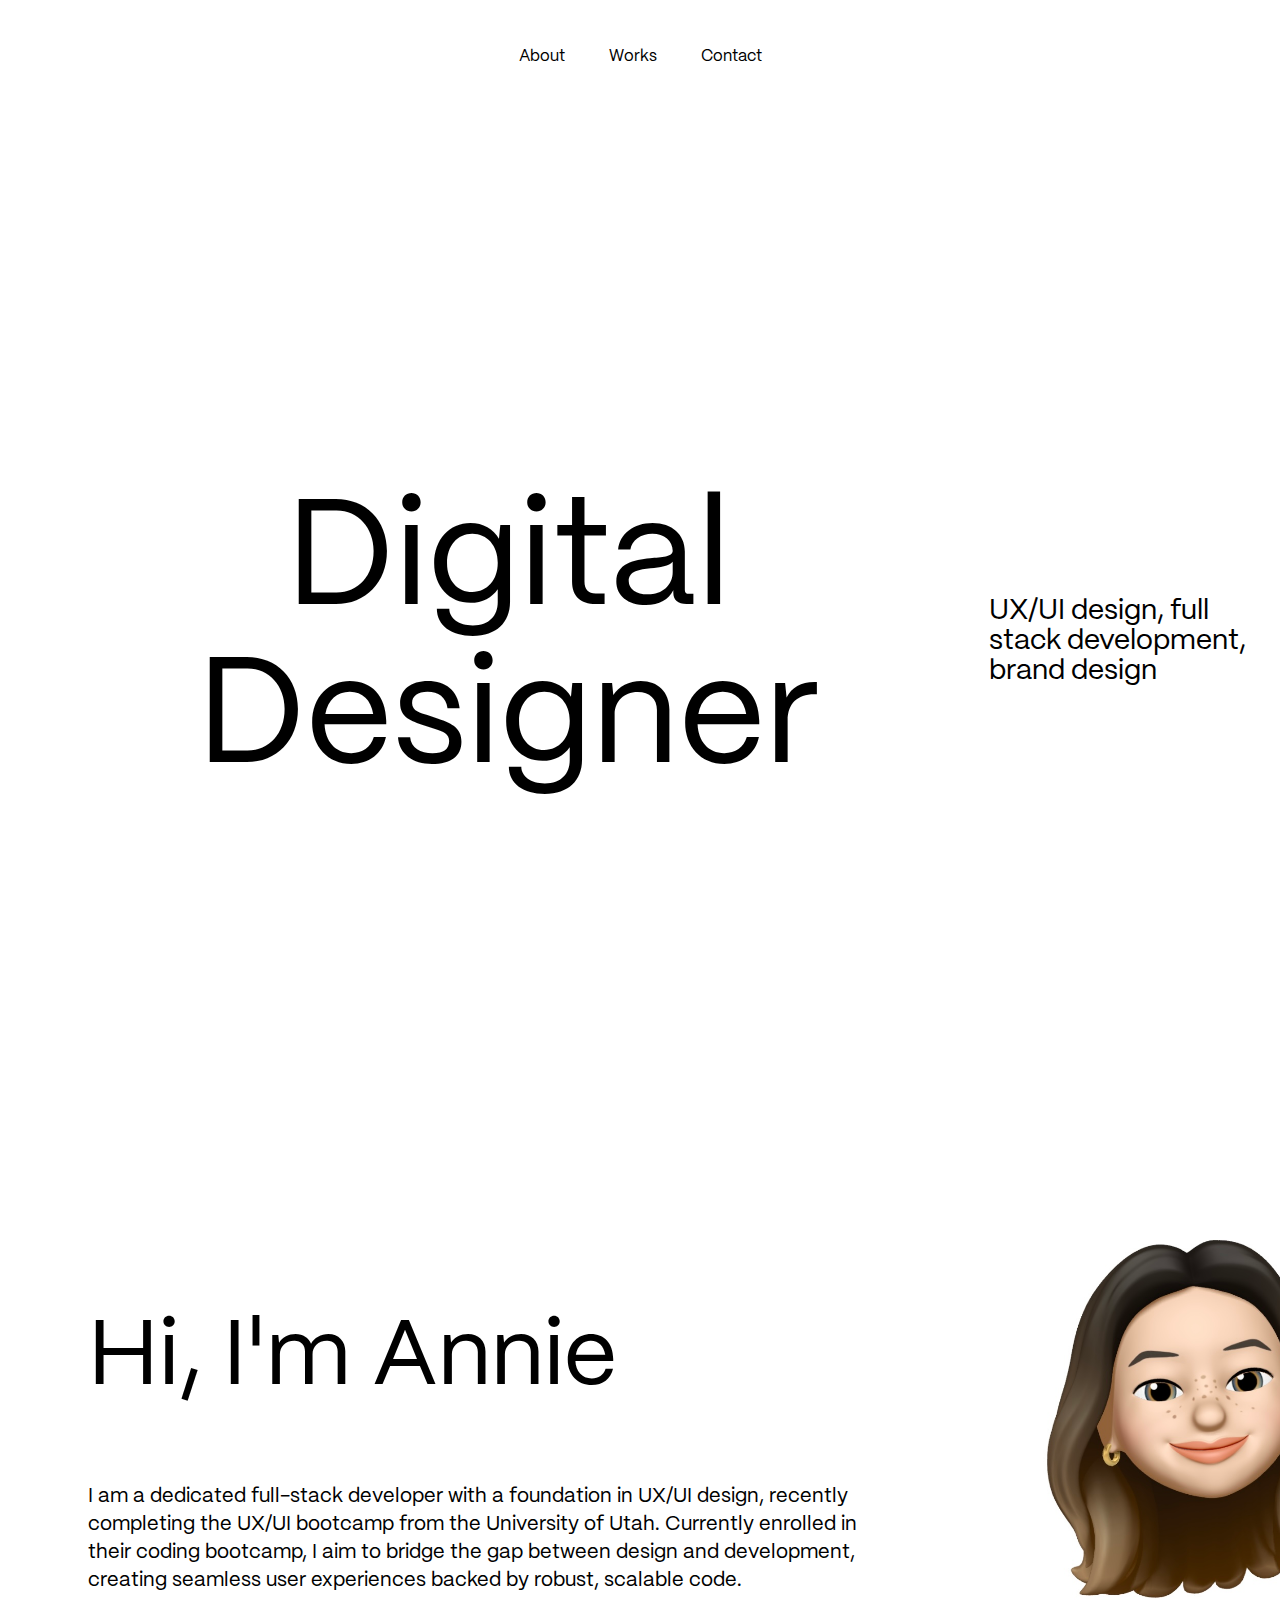
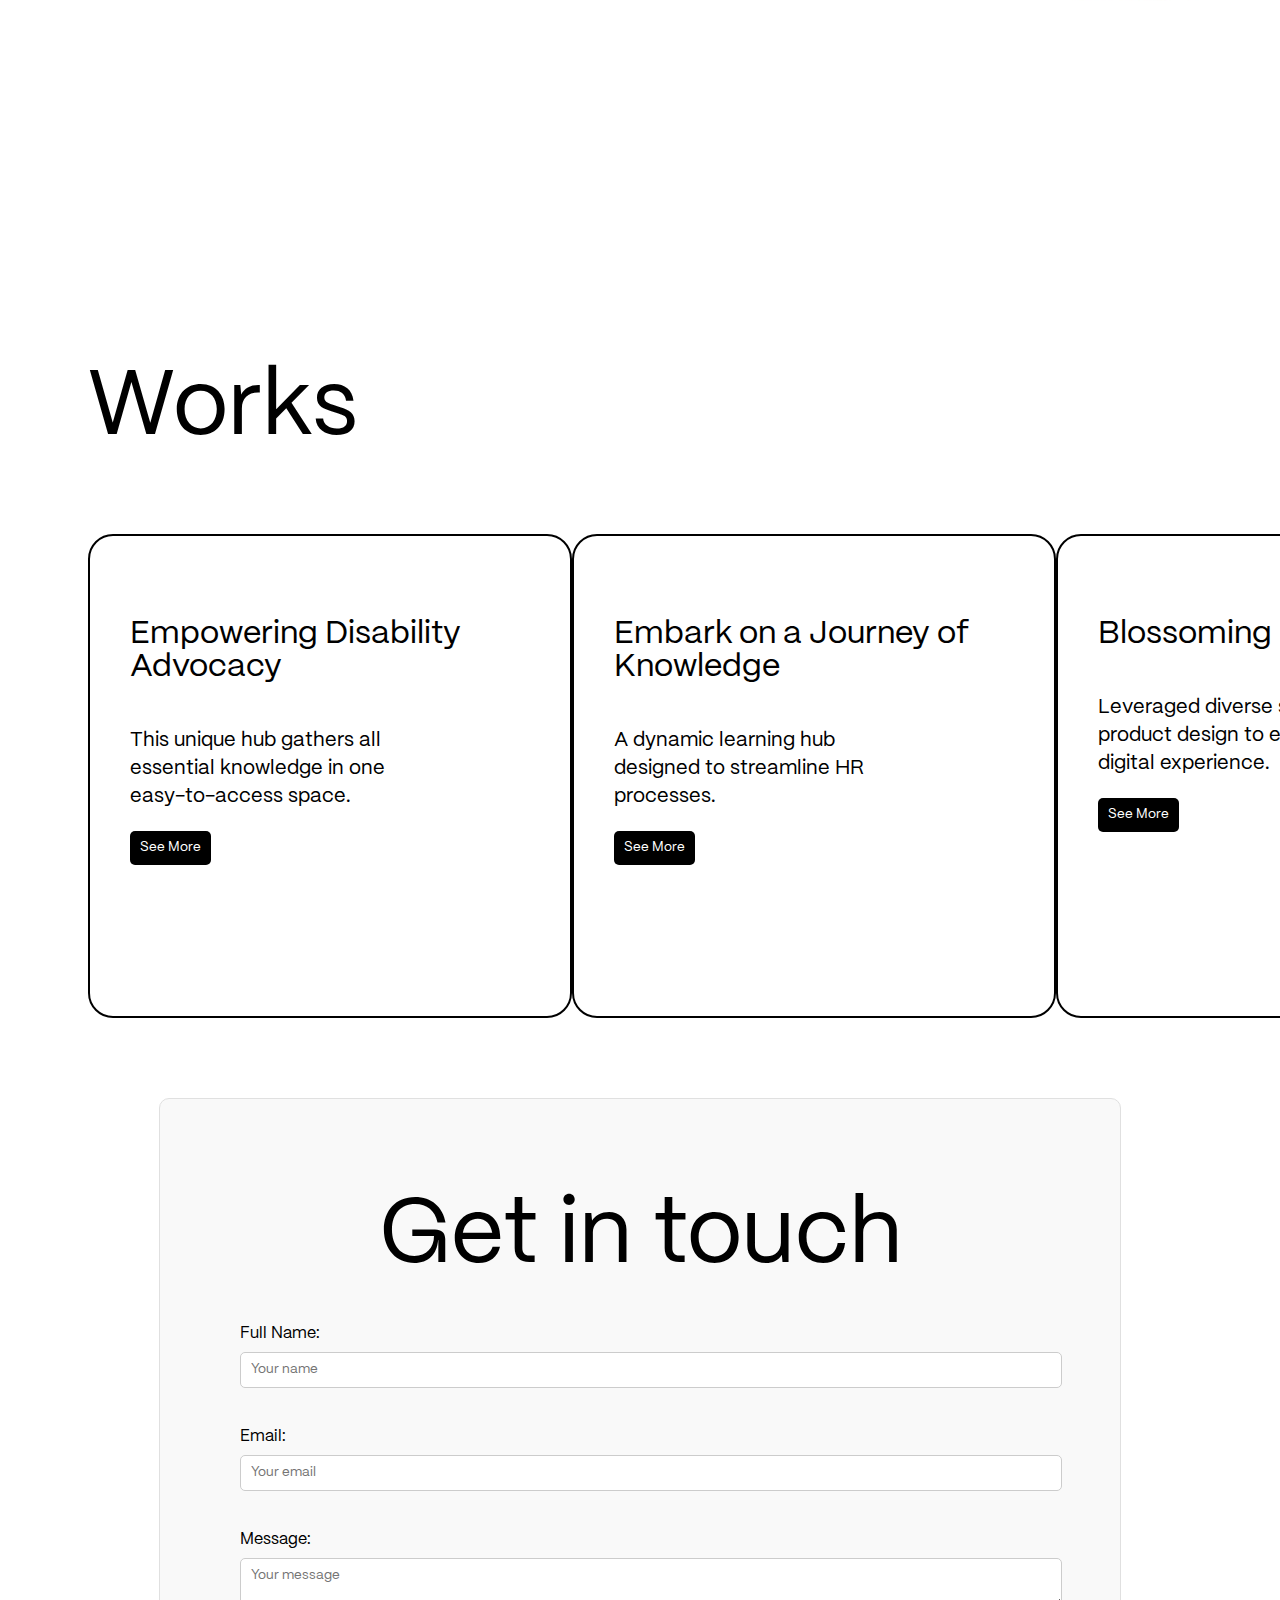
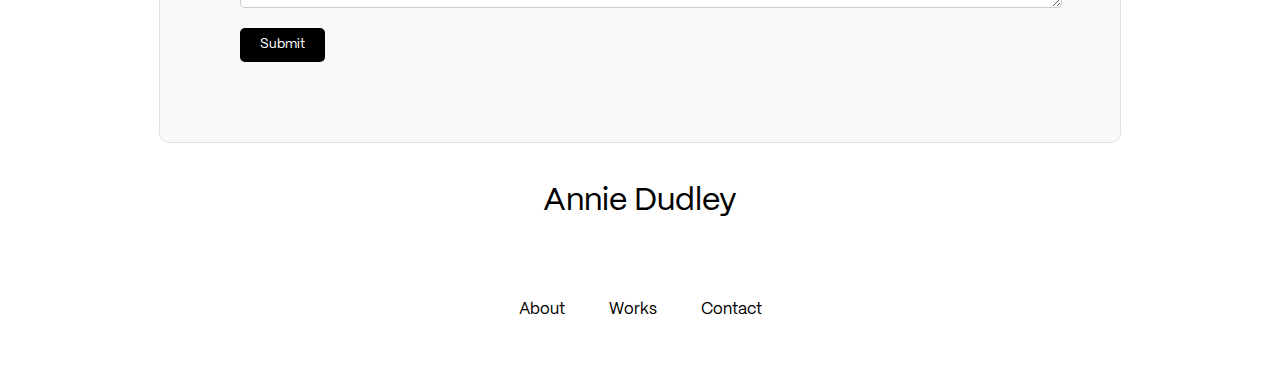
<file: index.html>
<!DOCTYPE html>
<html lang="en">
<head>
    <meta charset="UTF-8">
    <meta name="viewport" content="width=device-width, initial-scale=1.0">
    <link rel="stylesheet" href="./Assets/css/style.css">
    <title>Annie's Portfolio</title>
</head>
<body>
    <header>
        <nav>
            <ul>
                <li><a href="#about">About</a></li>
                <li><a href="#projects">Works</a></li>
                <li><a href="#contact">Contact</a></li>
            </ul>
        </nav>
    </header>

    <section class="heroSection">
        <div class="container">
            <h1>Digital Designer</h1>
            <h3>UX/UI design, full stack development, brand design</h3>
        </div>
    </section>

    <section id="about" class="aboutMe">
        <div class="textContent">
            <h2>Hi, I'm Annie</h2>
            <p>I am a dedicated full-stack developer with a foundation in UX/UI design, recently completing the UX/UI bootcamp from the University of Utah. Currently enrolled in their coding bootcamp, I aim to bridge the gap between design and development, creating seamless user experiences backed by robust, scalable code.</p>
        </div>
        <img src="./Assets/img-me.jpg" alt="image of annie">
    </section>

    <section id="projects" class="worksSection">
        <h2>Works</h2>
        <div class="workContainer">
        <a href="acrd.html">
            <div class="card work1">
                <h4>Empowering Disability Advocacy</h4>
                <p>This unique hub gathers all essential knowledge in one easy-to-access space.</p>
                <button>See More</button>
                <img src="./Assets/ACRD.jpg" alt="Mockup image of ACRDs homepage on IMAC">
            </div>
        </a>

        <a href="allAboard.html">
            <div class="card work2">
                <h4>Embark on a Journey of Knowledge</h4>
                <p>A dynamic learning hub designed to streamline HR processes.</p>
                <button>See More</button>
                <img src="./Assets/allAboard.jpg" alt="Mockup image of All Aboards homepage on laptop">
            </div>
        </a>

        <a href="gardenPark.html">
            <div class="card work3">
                <h4>Blossoming Change</h4>
                <p>Leveraged diverse skills in product design to enhance digital experience.</p>
                <button>See More</button>
                <img src="./Assets/GardenPark.jpg" alt="Mockup image of Conservation Garden Parks homepage on IMAC">
            </div>
        </a>
    </div>
    </section>

    <section id="contact" class="contactMe">
        <h2>Get in touch</h2>
        <form action="#" method="POST">
            <label for="name">Full Name:</label>
            <input type="text" id="name" name="name" placeholder="Your name" required>

            <label for="email">Email:</label>
            <input type="email" id="email" name="email" placeholder="Your email" required>

            <label for="message">Message:</label>
            <textarea id="message" name="message" placeholder="Your message" required></textarea>

            <button type="submit">Submit</button>
        </form>
    </section>
    
    <footer>
        <h4>Annie Dudley</h4>
        <header>
            <nav>
                <ul>
                    <li><a href="#about">About</a></li>
                    <li><a href="#projects">Works</a></li>
                    <li><a href="#contact">Contact</a></li>
                </ul>
            </nav>
        </header>
    </footer>
    
</body>
</html>
</file>
<file: Assets/css/style.css>
@font-face {
    font-family: 'PPMori'; /* Font family name */
    src: url('../fonts/PPMori-Regular.otf') format('opentype'),
         url('../fonts/PPMori-Extralight.otf') format('opentype'),
         url('../fonts/PPMori-ExtralightItalic.otf') format('opentype'),
         url('../fonts/PPMori-RegularItalic.otf') format('opentype'),
         url('../fonts/PPMori-SemiBold.otf') format('opentype'),
         url('../fonts/PPMori-SemiBoldItalic.otf') format('opentype');
}

* {
    font-family: 'PPMori', serif;
}

html{
    scroll-behavior: smooth;
}

header {
    padding: 40px;
}

nav {
    text-align: center;
}

ul {
    list-style-type: none;
    margin: 0;
    padding: 0;
    display: inline-block;
}

li {
    display: inline;
    margin: 0 20px;
}

a {
    text-decoration: none;
    color: #000;
    font-weight: 500;

}

h1{
    font-size: 150px;
    font-weight: 300;
}

h3{
    font-size: 28px;
    font-weight: 200;
    width: 400px;
    text-align: left;
}

.heroSection{
    padding: 20px;
    text-align: center;
    height: 100vh;
}

.heroSection .container {
    display: flex;
    align-items:center;
    gap: 80px;
    position: absolute;
    bottom: 0;
    padding-left: 80px;
}

.aboutMe{
    display: flex;
    justify-content: space-between;
    align-items: center;
    padding: 80px;
}

.aboutMe .textContent{
    flex: 1;
    text-align: left;
}

.aboutMe img{
    max-width: 600px;
    height: auto;
    border-radius: 25%;
    margin-left: 20px;
}

h2{
    font-size: 92px;
    font-weight: 300;
}

p{
    font-size: 20px;
    width: 800px;
    line-height: 28px;
}

.worksSection{
    padding: 80px;
}

.workContainer{
    display: flex;
    justify-content: space-between;
}


.card{
    border: 2px solid #000;
    border-radius: 25px;
    padding: 40px;
    width: 400px;
    height: 400px;
}

.card:hover{
    border: 2px solid #000;
    border-radius: 25px;
    padding: 40px;
    scale: 120%;
    color: #fff;
}

.work1:hover {
    background: url("../ACRD.jpg");
}

.work2:hover {
    background: url("../allAboard.jpg");
}

.work3:hover {
    background: url("../GardenPark.jpg");
}

.card img{
    display: none;
}

.card p{
    width: 300px;
}

h4{
    font-size: 32px;
    font-weight: 200;
}

.worksSection .card button{
    background-color: #000;
    color: #fff;
    border: none;
    border-radius: 5px;
    padding: 10px;
}

.worksSection .card button:hover{
    background-color: #fff;
    color: #000;
    border: 2px solid #000;
    border-radius: 5px;
    padding: 10px;
}

.contactMe {
    padding: 80px;
    background-color: #f9f9f9;
    border: 1px solid #e0e0e0;
    border-radius: 10px;
    max-width: 800px;
    margin: 0px auto;
    text-align: center;
}

.contactMe h2 {
    margin-top: 10px;
    margin-bottom: 20px;
}

.contactMe form {
    display: flex;
    flex-direction: column;
    align-items: flex-start;
}

.contactMe .form-group {
    display: flex;
    align-items: center; 
    justify-content: flex-start; 
    margin-bottom: 15px; 
}

.contactMe label {
    font-size: 16px;
    min-width: 100px; 
    text-align: left; 
    margin-left: 0;
    margin-top: 20px;
    margin-bottom: 10px;
}

.contactMe input,
.contactMe textarea {
    flex: 1; 
    padding: 10px;
    border: 1px solid #ccc;
    border-radius: 5px;
    margin-bottom: 20px;
    width: 100%;
}

.contactMe textarea {
    height: 100px;
}

.contactMe button {
    padding: 10px 20px;
    background-color: #000;
    color: white;
    border: none;
    border-radius: 5px;
    cursor: pointer;
    transition: background-color 0.3s ease;
}

.contactMe button:hover {
    background-color: #45a049;
}

footer {
    margin: 0px auto;
    text-align: center;
}

@media (min-width: 600px) and (max-width: 1024px) {
 
    header {
        padding: 20px;
    }

    .heroSection {
        padding: 10px;
        height: 80vh; 
    }

    .heroSection .container {
        flex-direction: row; 
        gap: 20px; 
        padding-left: 20px;
    }

    h1 {
        font-size: 80px; 
    }

    h2 {
        font-size: 62px;
    }

    h3 {
        font-size: 20px;
        width: 300px; 
    }

    h4{
        font-size: 28px;
    }

    p {
        font-size: 18px;
    }

    .aboutMe {
        flex-direction: row;
        align-items: center;
        padding-top: 160px;
        padding-left: 40px;
    }

    .aboutMe p{
        width: 600px;
    }

    .aboutMe img {
        max-width: 300px;
        margin-left: 0;
    }

    .worksSection {
        padding: 40px;
    }

    .workContainer {
        display: flex;
        flex-wrap: wrap;
        flex-direction: row; 
        align-items: center;
        
    }

    .card {
        width: 300px; 
        height: 300px;
        padding: 40px; 
    }

    .card p {
        width: auto; 
    }

    .contactMe {
        padding: 40px;
    }

    .contactMe form {
        flex-direction: column;
    }

    .contactMe input,
    .contactMe textarea {
        padding: 8px; 
        width: 100%; 
    }

    footer {
        padding: 20px;
    }
}

@media (max-width: 600px) {
    
    header {
        padding: 10px; 
    }

   
    nav {
        text-align: center; 
    }

    ul {
        display: inline; 
        padding-left: 0;
    }

    li {
        display: inline;
        margin: 20px, 0;
    }

   
    .heroSection {
        padding: 10px;
        height: 60vh;
        text-align: left; 
    }

    .heroSection .container {
        padding-left: 20px; 
        gap: 20px; 
    }

    h1 {
        font-size: 60px; 
    }

    h2 {
        font-size: 42px;
    }

    h3 {
        font-size: 18px;
        width: auto; 
    }

    p {
        font-size: 16px;
    }

    .aboutMe {
        flex-direction: column; 
        align-items: flex-start; 
        padding-top: 260px;
        padding-left: 40px; 
    }

    .aboutMe img {
        max-width: 400px; 
        margin-left: 0; 
    }

    .aboutMe p{
        width: 400px;
    }

    .worksSection {
        padding-left: 40px;
        padding-bottom: 160px;
    }

    .workContainer {
        flex-direction: column; 
        align-items: center; 
    }

    .card {
        width: 100%; 
        height: auto; 
        padding: 20px; 
        margin: 20px 0;
    }

    .card p {
        width: auto; 
    }

    .contactMe {
        padding: 20px; 
    }

    .contactMe form {
        align-items: center; 
    }

    .contactMe input,
    .contactMe textarea {
        padding: 5px;
        width: 100%; 
    }

    footer {
        padding: 10px;
    }
}
</file>
